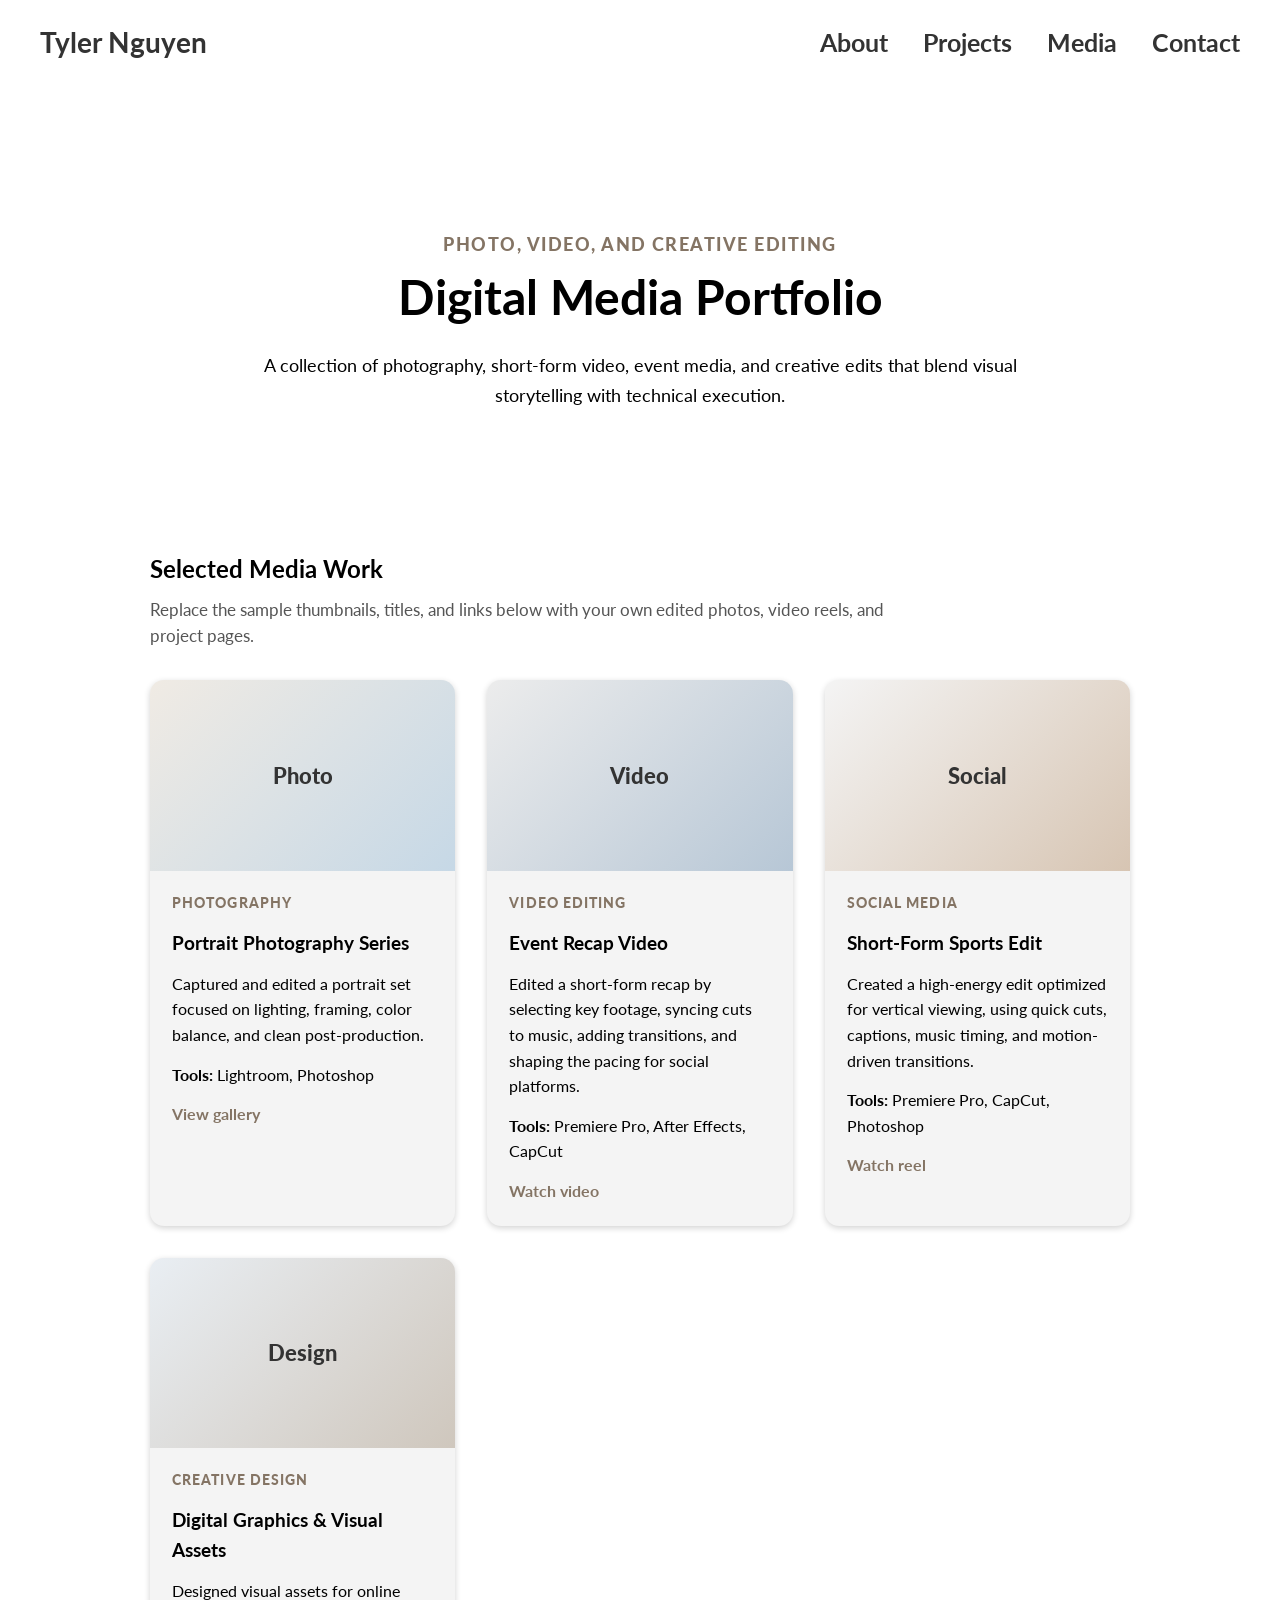
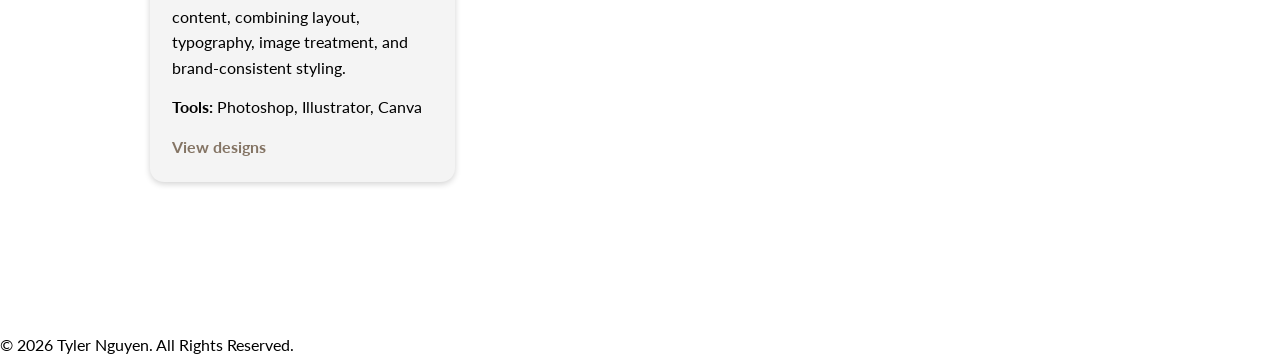
<file: media-styled.html>
<!DOCTYPE html>
<html lang="en">
<head>
  <meta charset="UTF-8">
  <meta name="viewport" content="width=device-width, initial-scale=1.0">
  <title>Digital Media Portfolio | Tyler Nguyen</title>
  <link rel="stylesheet" href="style.css">
  <style>
    .media-hero { padding-bottom: 80px; text-align: center; }
    .media-hero h1 { font-size: 3rem; margin-bottom: 15px; }
    .media-hero p { max-width: 760px; margin: 0 auto; font-size: 1.15rem; }
    .eyebrow { color: #847464; font-weight: 900; letter-spacing: 0.08em; margin-bottom: 12px; text-transform: uppercase; }
    .media-section { padding-top: 60px; }
    .section-heading { margin-bottom: 30px; }
    .section-heading p { color: #555; font-size: 1.05rem; max-width: 780px; margin-top: 8px; }
    .media-grid { display: grid; grid-template-columns: repeat(auto-fit, minmax(280px, 1fr)); gap: 32px; }
    .media-card { background-color: #f4f4f4; border-radius: 14px; box-shadow: 0 2px 6px rgba(0, 0, 0, 0.18); overflow: hidden; transition: transform 0.2s ease, box-shadow 0.2s ease; }
    .media-card:hover { transform: translateY(-4px); box-shadow: 0 8px 15px rgba(0, 0, 0, 0.25); }
    .media-thumbnail { align-items: center; aspect-ratio: 16 / 10; background: linear-gradient(135deg, #f0ebe4, #c6d8e6); display: flex; justify-content: center; width: 100%; }
    .media-thumbnail img, .media-thumbnail video { height: 100%; max-width: none; object-fit: cover; width: 100%; }
    .media-thumbnail span { color: #333; font-size: 1.4rem; font-weight: 900; }
    .video-placeholder { background: linear-gradient(135deg, #ececec, #b7c7d6); }
    .social-placeholder { background: linear-gradient(135deg, #f4f4f4, #d7c5b3); }
    .design-placeholder { background: linear-gradient(135deg, #e9eef3, #cfc7bd); }
    .media-info { padding: 22px; }
    .media-category { color: #847464; font-size: 0.85rem; font-weight: 900; letter-spacing: 0.08em; margin-bottom: 8px; text-transform: uppercase; }
    .media-info h3 { margin-bottom: 12px; }
    .media-info p { margin-bottom: 14px; }
    .media-link { color: #847464; font-weight: bold; text-decoration: none; }
    .media-link:hover { color: #8aaecc; }
    @media (max-width: 800px) {
      section { padding: 80px 24px; }
      .top-bar { align-items: flex-start; flex-direction: column; gap: 12px; }
      .top-nav ul { flex-wrap: wrap; gap: 16px; }
      .top-nav li { margin-left: 0; }
      .top-nav a { font-size: 18px; }
      .profile-icon a { font-size: 22px; }
      .media-hero h1 { font-size: 2.25rem; }
    }
  </style>
</head>
<body>
  <header>
    <div class="top-bar">
      <div class="profile-icon"><a href="index.html#about"> Tyler Nguyen </a></div>
      <nav class="top-nav">
        <ul>
          <li><a href="index.html#about">About</a></li>
          <li><a href="index.html#projects">Projects</a></li>
          <li><a href="media-styled.html">Media</a></li>
          <li><a href="index.html#contact">Contact</a></li>
        </ul>
      </nav>
    </div>
  </header>

  <main>
    <section id="media-hero" class="media-hero">
      <p class="eyebrow">Photo, video, and creative editing</p>
      <h1>Digital Media Portfolio</h1>
      <p>A collection of photography, short-form video, event media, and creative edits that blend visual storytelling with technical execution.</p>
    </section>

    <section id="media-gallery" class="media-section">
      <div class="section-heading">
        <h2>Selected Media Work</h2>
        <p>Replace the sample thumbnails, titles, and links below with your own edited photos, video reels, and project pages.</p>
      </div>

      <div class="media-grid">
        <article class="media-card">
          <div class="media-thumbnail"><span>Photo</span></div>
          <div class="media-info">
            <p class="media-category">Photography</p>
            <h3>Portrait Photography Series</h3>
            <p>Captured and edited a portrait set focused on lighting, framing, color balance, and clean post-production.</p>
            <p><strong>Tools:</strong> Lightroom, Photoshop</p>
            <a href="#" class="media-link">View gallery</a>
          </div>
        </article>

        <article class="media-card">
          <div class="media-thumbnail video-placeholder"><span>Video</span></div>
          <div class="media-info">
            <p class="media-category">Video Editing</p>
            <h3>Event Recap Video</h3>
            <p>Edited a short-form recap by selecting key footage, syncing cuts to music, adding transitions, and shaping the pacing for social platforms.</p>
            <p><strong>Tools:</strong> Premiere Pro, After Effects, CapCut</p>
            <a href="#" class="media-link">Watch video</a>
          </div>
        </article>

        <article class="media-card">
          <div class="media-thumbnail social-placeholder"><span>Social</span></div>
          <div class="media-info">
            <p class="media-category">Social Media</p>
            <h3>Short-Form Sports Edit</h3>
            <p>Created a high-energy edit optimized for vertical viewing, using quick cuts, captions, music timing, and motion-driven transitions.</p>
            <p><strong>Tools:</strong> Premiere Pro, CapCut, Photoshop</p>
            <a href="#" class="media-link">Watch reel</a>
          </div>
        </article>

        <article class="media-card">
          <div class="media-thumbnail design-placeholder"><span>Design</span></div>
          <div class="media-info">
            <p class="media-category">Creative Design</p>
            <h3>Digital Graphics & Visual Assets</h3>
            <p>Designed visual assets for online content, combining layout, typography, image treatment, and brand-consistent styling.</p>
            <p><strong>Tools:</strong> Photoshop, Illustrator, Canva</p>
            <a href="#" class="media-link">View designs</a>
          </div>
        </article>
      </div>
    </section>
  </main>

  <footer><p>© 2026 Tyler Nguyen. All Rights Reserved.</p></footer>
</body>
</html>
</file>
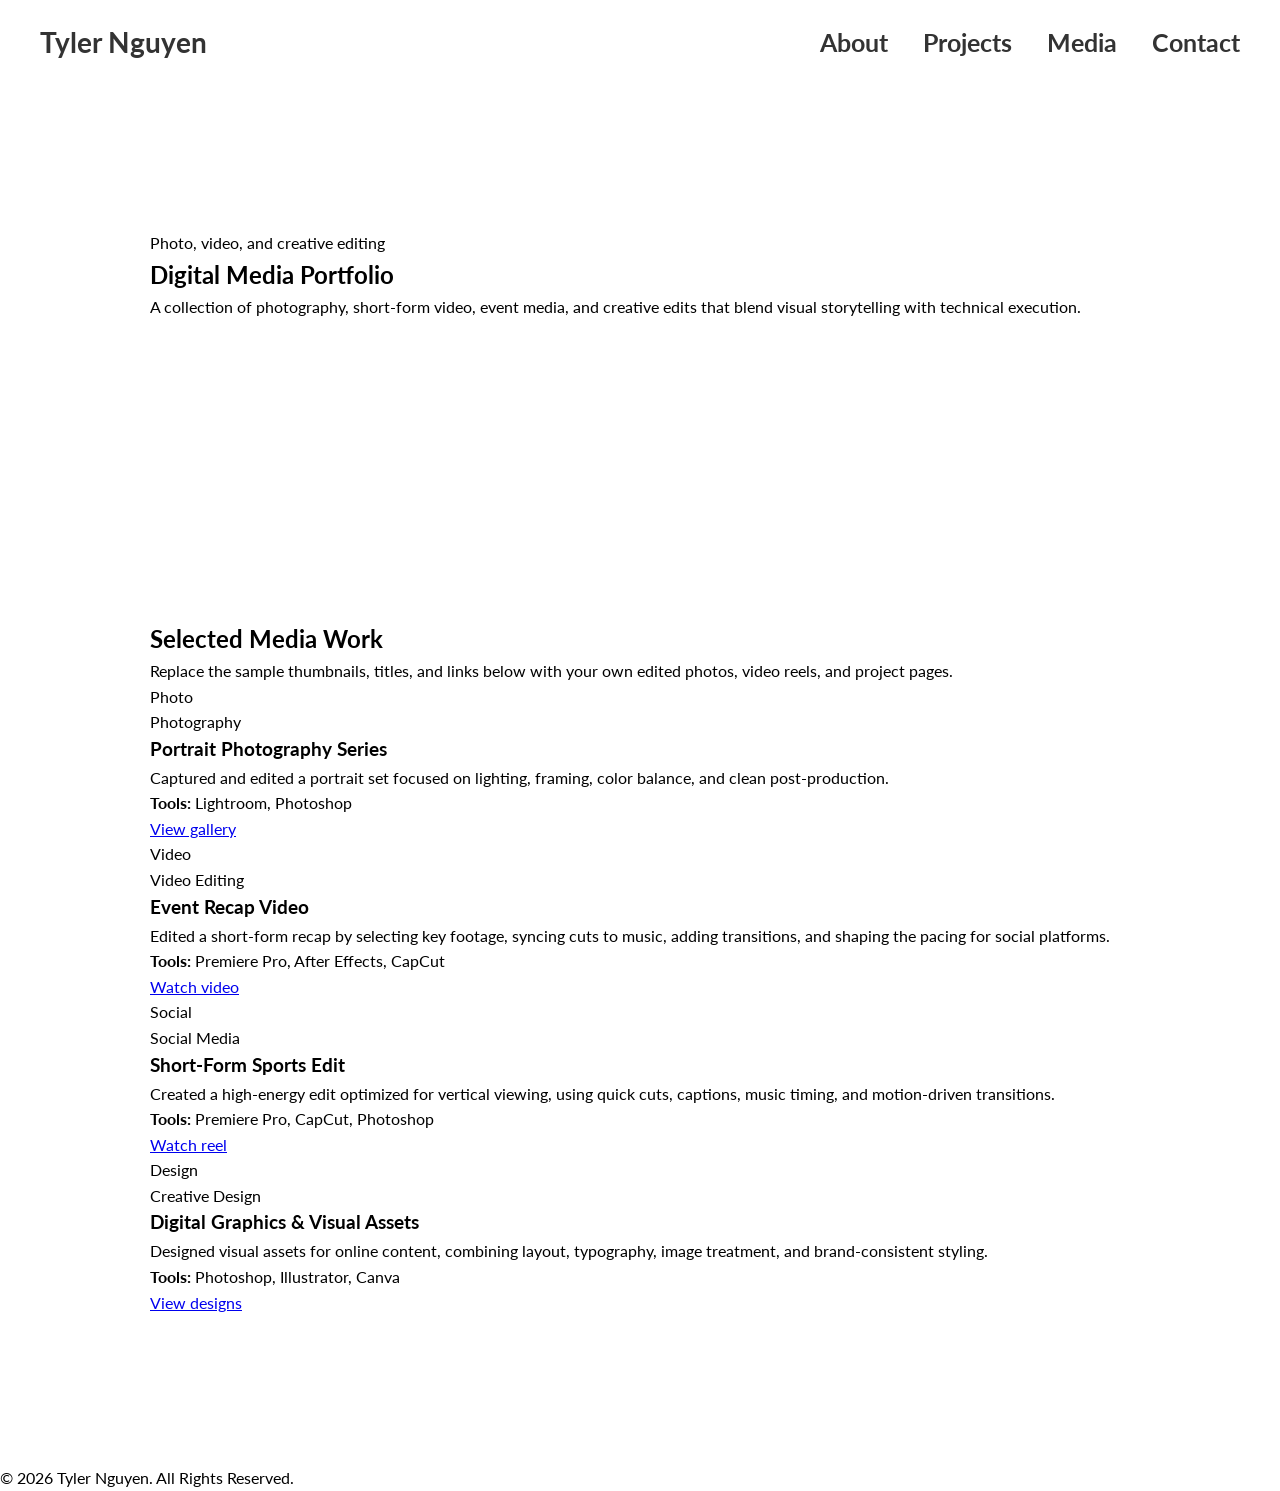
<file: media.html>
<!DOCTYPE html>
<html lang="en">
<head>
  <meta charset="UTF-8">
  <meta name="viewport" content="width=device-width, initial-scale=1.0">
  <title>Digital Media Portfolio | Tyler Nguyen</title>
  <link rel="stylesheet" href="style.css">
</head>
<body>
  <header>
    <div class="top-bar">
      <div class="profile-icon">
        <a href="index.html#about"> Tyler Nguyen </a>
      </div>
      <nav class="top-nav">
        <ul>
          <li><a href="index.html#about">About</a></li>
          <li><a href="index.html#projects">Projects</a></li>
          <li><a href="media.html">Media</a></li>
          <li><a href="index.html#contact">Contact</a></li>
        </ul>
      </nav>
    </div>
  </header>

  <main>
    <section id="media-hero" class="media-hero">
      <p class="eyebrow">Photo, video, and creative editing</p>
      <h1>Digital Media Portfolio</h1>
      <p>
        A collection of photography, short-form video, event media, and creative edits that blend visual storytelling with technical execution.
      </p>
    </section>

    <section id="media-gallery" class="media-section">
      <div class="section-heading">
        <h2>Selected Media Work</h2>
        <p>Replace the sample thumbnails, titles, and links below with your own edited photos, video reels, and project pages.</p>
      </div>

      <div class="media-grid">
        <article class="media-card">
          <div class="media-thumbnail placeholder-thumbnail">
            <span>Photo</span>
          </div>
          <div class="media-info">
            <p class="media-category">Photography</p>
            <h3>Portrait Photography Series</h3>
            <p>Captured and edited a portrait set focused on lighting, framing, color balance, and clean post-production.</p>
            <p><strong>Tools:</strong> Lightroom, Photoshop</p>
            <a href="#" class="media-link">View gallery</a>
          </div>
        </article>

        <article class="media-card">
          <div class="media-thumbnail placeholder-thumbnail video-placeholder">
            <span>Video</span>
          </div>
          <div class="media-info">
            <p class="media-category">Video Editing</p>
            <h3>Event Recap Video</h3>
            <p>Edited a short-form recap by selecting key footage, syncing cuts to music, adding transitions, and shaping the pacing for social platforms.</p>
            <p><strong>Tools:</strong> Premiere Pro, After Effects, CapCut</p>
            <a href="#" class="media-link">Watch video</a>
          </div>
        </article>

        <article class="media-card">
          <div class="media-thumbnail placeholder-thumbnail social-placeholder">
            <span>Social</span>
          </div>
          <div class="media-info">
            <p class="media-category">Social Media</p>
            <h3>Short-Form Sports Edit</h3>
            <p>Created a high-energy edit optimized for vertical viewing, using quick cuts, captions, music timing, and motion-driven transitions.</p>
            <p><strong>Tools:</strong> Premiere Pro, CapCut, Photoshop</p>
            <a href="#" class="media-link">Watch reel</a>
          </div>
        </article>

        <article class="media-card">
          <div class="media-thumbnail placeholder-thumbnail design-placeholder">
            <span>Design</span>
          </div>
          <div class="media-info">
            <p class="media-category">Creative Design</p>
            <h3>Digital Graphics & Visual Assets</h3>
            <p>Designed visual assets for online content, combining layout, typography, image treatment, and brand-consistent styling.</p>
            <p><strong>Tools:</strong> Photoshop, Illustrator, Canva</p>
            <a href="#" class="media-link">View designs</a>
          </div>
        </article>
      </div>
    </section>
  </main>

  <footer>
    <p>© 2026 Tyler Nguyen. All Rights Reserved.</p>
  </footer>
</body>
</html>
</file>
<file: style.css>
/* Basic styles */
@import url('https://fonts.googleapis.com/css2?family=Lato:wght@300;400;700;900&display=swap');

* {
  margin: 0;
  padding: 0;
  box-sizing: border-box;
}

body {
  font-family: "Lato", sans-serif;
  line-height: 1.6;
  padding-top: 80px;
}

html {
  scroll-behavior: smooth;
}

header {
  position: fixed;
  top: 0;
  left: 0;
  width: 100%;
  z-index: 1000; /* Ensures the header stays on top */
  background-color: #fff; /* Add a background if needed */
  padding: 10px 20px;
}

.top-bar {
  display: flex;
  justify-content: space-between;
  align-items: center;
  padding: 10px 20px; 
}

.profile-icon a {
  text-decoration: none;
  color: #333;
  font-weight: bold;
  font-size: 28px;
}

.top-nav ul {
  list-style: none;
  display: flex;
}

.top-nav li {
  margin-left: 35px;
}

.top-nav a {
  text-decoration: none;
  color: #333;
  font-weight: bold;
  font-size: 25px;
}

/* Profile Section */
.profile-container {
  position: relative;
  padding-top: 75px; /* Adjust to provide space for the profile picture */
}

.profile-pic {
  width: 225px;
  height: 225px;
  border-radius: 50%;
  object-fit: cover;
  object-position: 35%;
  position: absolute;
  top: 0;
  left: 50%;
  transform: translateX(-50%);
}

.profile-info {
  text-align: center;
  margin-top: 170px; /* Space to push the text below the profile picture */
}

/* Social Icons in About Section */
#icon-links {
  margin-top: 10px;
}

#icon-links .icon {
  width: 32px;
  height: 32px;
  margin: 5px;
  cursor: pointer;
}

/* Section Styling */
section {
  padding: 150px;
}

/* About */
.about-section {
  margin-top: 5px;
  margin-bottom: 5px;
  font-size: 18px;
  background-color: #f4f4f4;
  padding: 10px;
  border-radius: 10px;
}

.about-section p {
  margin-bottom: 15px;
}


.projects-container {
  display: flex;
  flex-wrap: wrap; 
  /* grid-template-columns: repeat(auto-fil, minmax(300px,1fr)); */ 
  gap: 80px; 
  margin-top: 30px;
}
/* Project Card */

.project-card {
  background-color: #f4f4f4; /* or #fff, depending on your design */
  color: rgb(0, 0, 0); /* switch to #333 if using a white background */
  width: 320px;
  border-radius: 12px;
  padding: 20px;
  box-shadow: 0 2px 6px rgba(0, 0, 0, 0.2);
  transition: transform 0.2s ease, box-shadow 0.2s ease;
}

.project-image {
  width: 300px; /* Set a fixed width */
  height: 200px; /* Set a fixed height */
  object-fit: cover; /* Ensures the image fits within the dimensions */
  border-radius: 8px;
  margin-bottom: 15px;
}

.pantry-pal-image {
  object-fit: contain;
  background-color: #ffffff;
}

.project-card:hover {
  transform: translateY(-4px);
  box-shadow: 0 8px 15px rgba(0, 0, 0, 0.25);
}

.project-title {
  font-size: 1.5rem;
  margin-bottom: 10px;
  /* If you want to transform text, e.g. uppercase: text-transform: uppercase; */
}

.project-tech {
  font-size: 0.9rem;
  margin-bottom: 10px;
}

.project-links a {
  color: #847464; /* Example Spotify green or your brand color */
  text-decoration: none;
  font-weight: bold;
  margin-right: 15px;
  transition: color 0.2s ease;
}

.project-links a:hover {
  color: #8aaecc; /* Slightly lighter shade on hover */
}

.project-info p {
  margin: 15px; 
}

#contact {
  padding: 2rem;
  background-color: #f9f9f9;
  text-align: center;
}

.contact-container {
  max-width: 600px;
  margin: 0 auto;
}

.contact-options {
  display: flex;
  justify-content: center;
  gap: 2rem;
  margin-top: 1.5rem;
}

.contact-option {
  display: flex;
  align-items: center;
  text-decoration: none;
  color: #333;
  transition: color 0.3s ease;
}

.contact-option:hover {
  color: #0077b5; /* Example hover color (LinkedIn blue) */
}

.contact-option .icon {
  width: 32px;
  height: 32px;
  margin-right: 0.5rem;
}

/* Ensure all images have the same size relatively */
img {
  width: 100%; /* Adjusts the width relative to the parent container */
  height: auto; /* Maintains the aspect ratio */
  max-width: 300px; /* Optional: Set a maximum width */
}

/* Optional: Add styles for icons */
.icon {
  width: 50px;
  height: 50px;
  object-fit: contain;
}
</file>
